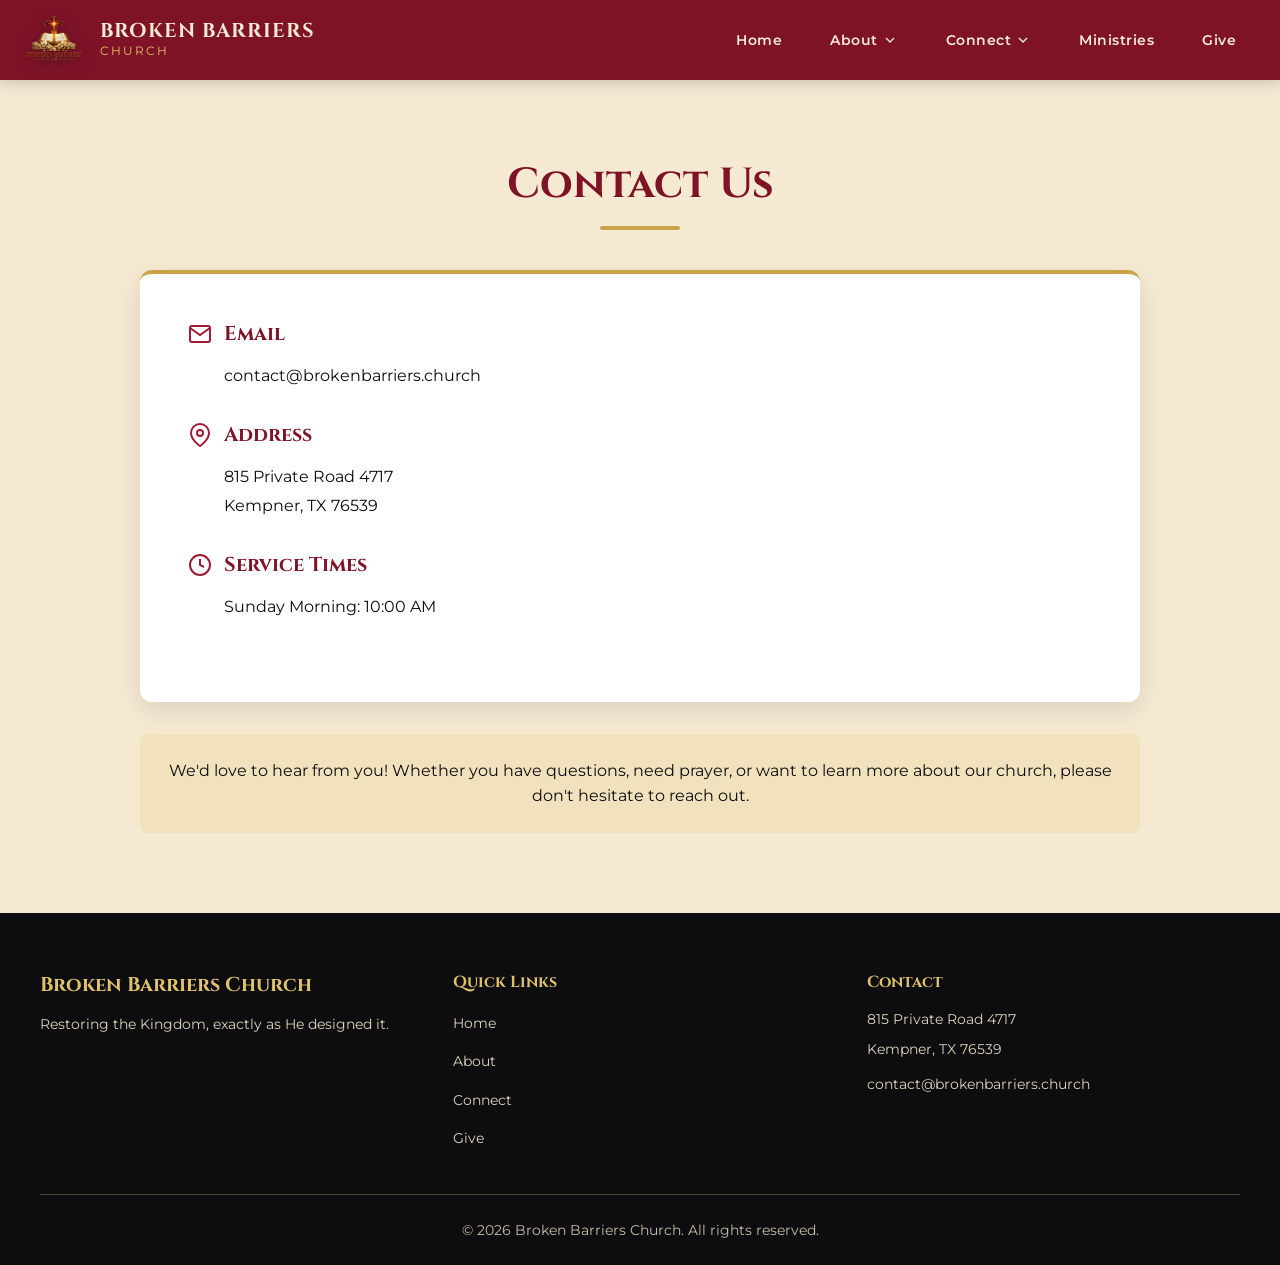
<file: contact.html>
<!DOCTYPE html>
<html lang="en">
<head>
    <meta charset="UTF-8">
    <meta name="viewport" content="width=device-width, initial-scale=1.0">
    <title>Contact - Broken Barriers Church</title>
    <meta name="description" content="Contact Broken Barriers Church. We'd love to hear from you.">
    <link rel="stylesheet" href="styles.css">
    
    <svg style="display: none;">
        <symbol id="menu-icon" viewBox="0 0 24 24" fill="none" stroke="currentColor" stroke-width="2">
            <line x1="3" y1="12" x2="21" y2="12"></line>
            <line x1="3" y1="6" x2="21" y2="6"></line>
            <line x1="3" y1="18" x2="21" y2="18"></line>
        </symbol>
        <symbol id="x-icon" viewBox="0 0 24 24" fill="none" stroke="currentColor" stroke-width="2">
            <line x1="18" y1="6" x2="6" y2="18"></line>
            <line x1="6" y1="6" x2="18" y2="18"></line>
        </symbol>
        <symbol id="chevron-down" viewBox="0 0 24 24" fill="none" stroke="currentColor" stroke-width="2">
            <polyline points="6 9 12 15 18 9"></polyline>
        </symbol>
        <symbol id="mail-icon" viewBox="0 0 24 24" fill="none" stroke="currentColor" stroke-width="2">
            <path d="M4 4h16c1.1 0 2 .9 2 2v12c0 1.1-.9 2-2 2H4c-1.1 0-2-.9-2-2V6c0-1.1.9-2 2-2z"></path>
            <polyline points="22,6 12,13 2,6"></polyline>
        </symbol>
        <symbol id="map-pin-icon" viewBox="0 0 24 24" fill="none" stroke="currentColor" stroke-width="2">
            <path d="M21 10c0 7-9 13-9 13s-9-6-9-13a9 9 0 0 1 18 0z"></path>
            <circle cx="12" cy="10" r="3"></circle>
        </symbol>
        <symbol id="clock-icon" viewBox="0 0 24 24" fill="none" stroke="currentColor" stroke-width="2">
            <circle cx="12" cy="12" r="10"></circle>
            <polyline points="12 6 12 12 16 14"></polyline>
        </symbol>
    </svg>
</head>
<body>
    <header>
        <nav>
            <div class="logo-section">
                <div class="logo-icon"><img src="logo.png" alt="Broken Barriers Church Logo"></div>
                <div class="logo-text">
                    <h1>BROKEN BARRIERS</h1>
                    <p>CHURCH</p>
                </div>
            </div>

            <div class="desktop-nav">
                <div class="nav-item">
                    <a href="index.html" class="nav-button">Home</a>
                </div>
                <div class="nav-item">
                    <button class="nav-button">
                        About
                        <svg width="16" height="16"><use href="#chevron-down"></use></svg>
                    </button>
                    <div class="dropdown-menu">
                        <a href="what-we-believe.html" class="dropdown-item">What We Believe</a>
                        <a href="leadership.html" class="dropdown-item">Leadership</a>
                        <a href="about.html" class="dropdown-item">Our Story</a>
                    </div>
                </div>
                <div class="nav-item">
                    <button class="nav-button">
                        Connect
                        <svg width="16" height="16"><use href="#chevron-down"></use></svg>
                    </button>
                    <div class="dropdown-menu">
                        <a href="visit-us.html" class="dropdown-item">Visit Us</a>
                        <a href="new-here.html" class="dropdown-item">New Here</a>
                        <a href="events.html" class="dropdown-item">Events</a>
                        <a href="sermons.html" class="dropdown-item">Sermons</a>
                        <a href="prayer-connect.html" class="dropdown-item">Prayer</a>
                        <a href="contact.html" class="dropdown-item">Contact</a>
                    </div>
                </div>
                <div class="nav-item">
                    <a href="ministries.html" class="nav-button">Ministries</a>
                </div>
                <div class="nav-item">
                    <a href="give.html" class="nav-button">Give</a>
                </div>
            </div>

            <button class="mobile-menu-button" id="mobile-menu-button" aria-label="Toggle menu">
                <svg width="28" height="28"><use href="#menu-icon"></use></svg>
            </button>
        </nav>

        <div class="mobile-nav" id="mobile-nav">
            <a href="index.html" class="mobile-nav-item">Home</a>
            <button class="mobile-nav-item" data-dropdown="mobile-about-dropdown">
                About
                <svg width="18" height="18" class="chevron"><use href="#chevron-down"></use></svg>
            </button>
            <div class="mobile-dropdown" id="mobile-about-dropdown">
                <a href="what-we-believe.html" class="mobile-dropdown-item">What We Believe</a>
                <a href="leadership.html" class="mobile-dropdown-item">Leadership</a>
                <a href="about.html" class="mobile-dropdown-item">Our Story</a>
            </div>
            <button class="mobile-nav-item" data-dropdown="mobile-connect-dropdown">
                Connect
                <svg width="18" height="18" class="chevron"><use href="#chevron-down"></use></svg>
            </button>
            <div class="mobile-dropdown" id="mobile-connect-dropdown">
                <a href="visit-us.html" class="mobile-dropdown-item">Visit Us</a>
                <a href="new-here.html" class="mobile-dropdown-item">New Here</a>
                <a href="events.html" class="mobile-dropdown-item">Events</a>
                <a href="sermons.html" class="mobile-dropdown-item">Sermons</a>
                <a href="prayer-connect.html" class="mobile-dropdown-item">Prayer</a>
                <a href="contact.html" class="mobile-dropdown-item">Contact</a>
            </div>
            <a href="ministries.html" class="mobile-nav-item">Ministries</a>
            <a href="give.html" class="mobile-nav-item">Give</a>
        </div>
    </header>

    <main>
        <section class="section-light">
            <div class="container-medium">
                <h1 class="section-title">Contact Us</h1>
                
                <div class="card">
                    <div class="contact-section">
                        <div class="contact-header">
                            <svg width="24" height="24" style="color: var(--crimson-red)"><use href="#mail-icon"></use></svg>
                            <h3>Email</h3>
                        </div>
                        <div class="contact-content">
                            <p>contact@brokenbarriers.church</p>
                        </div>
                    </div>

                    <div class="contact-section">
                        <div class="contact-header">
                            <svg width="24" height="24" style="color: var(--crimson-red)"><use href="#map-pin-icon"></use></svg>
                            <h3>Address</h3>
                        </div>
                        <div class="contact-content">
                            <p>815 Private Road 4717<br>Kempner, TX 76539</p>
                        </div>
                    </div>

                    <div class="contact-section">
                        <div class="contact-header">
                            <svg width="24" height="24" style="color: var(--crimson-red)"><use href="#clock-icon"></use></svg>
                            <h3>Service Times</h3>
                        </div>
                        <div class="contact-content">
                            <p>Sunday Morning: 10:00 AM</p>
                        </div>
                    </div>
                </div>

                <div class="mt-32" style="padding: 24px; background-color: rgba(224, 194, 107, 0.2); border-radius: 8px; text-align: center;">
                    <p style="font-size: 16px; line-height: 1.6;">
                        We'd love to hear from you! Whether you have questions, need prayer, or want to learn more about our church, please don't hesitate to reach out.
                    </p>
                </div>
            </div>
        </section>
    </main>

    <footer>
        <div class="footer-container">
            <div class="footer-grid">
                <div class="footer-section">
                    <h3>Broken Barriers Church</h3>
                    <p>Restoring the Kingdom, exactly as He designed it.</p>
                </div>
                
                <div class="footer-section">
                    <h4>Quick Links</h4>
                    <div class="footer-links">
                        <a href="index.html" class="footer-link">Home</a>
                        <a href="about.html" class="footer-link">About</a>
                        <a href="contact.html" class="footer-link">Connect</a>
                        <a href="give.html" class="footer-link">Give</a>
                    </div>
                </div>

                <div class="footer-section">
                    <h4>Contact</h4>
                    <p>815 Private Road 4717</p>
                    <p>Kempner, TX 76539</p>
                    <p style="margin-top: 12px;">contact@brokenbarriers.church</p>
                </div>
            </div>

            <div class="footer-bottom">
                <p>&copy; 2026 Broken Barriers Church. All rights reserved.</p>
            </div>
        </div>
    </footer>

    <script src="shared.js"></script>
</body>
</html>
</file>
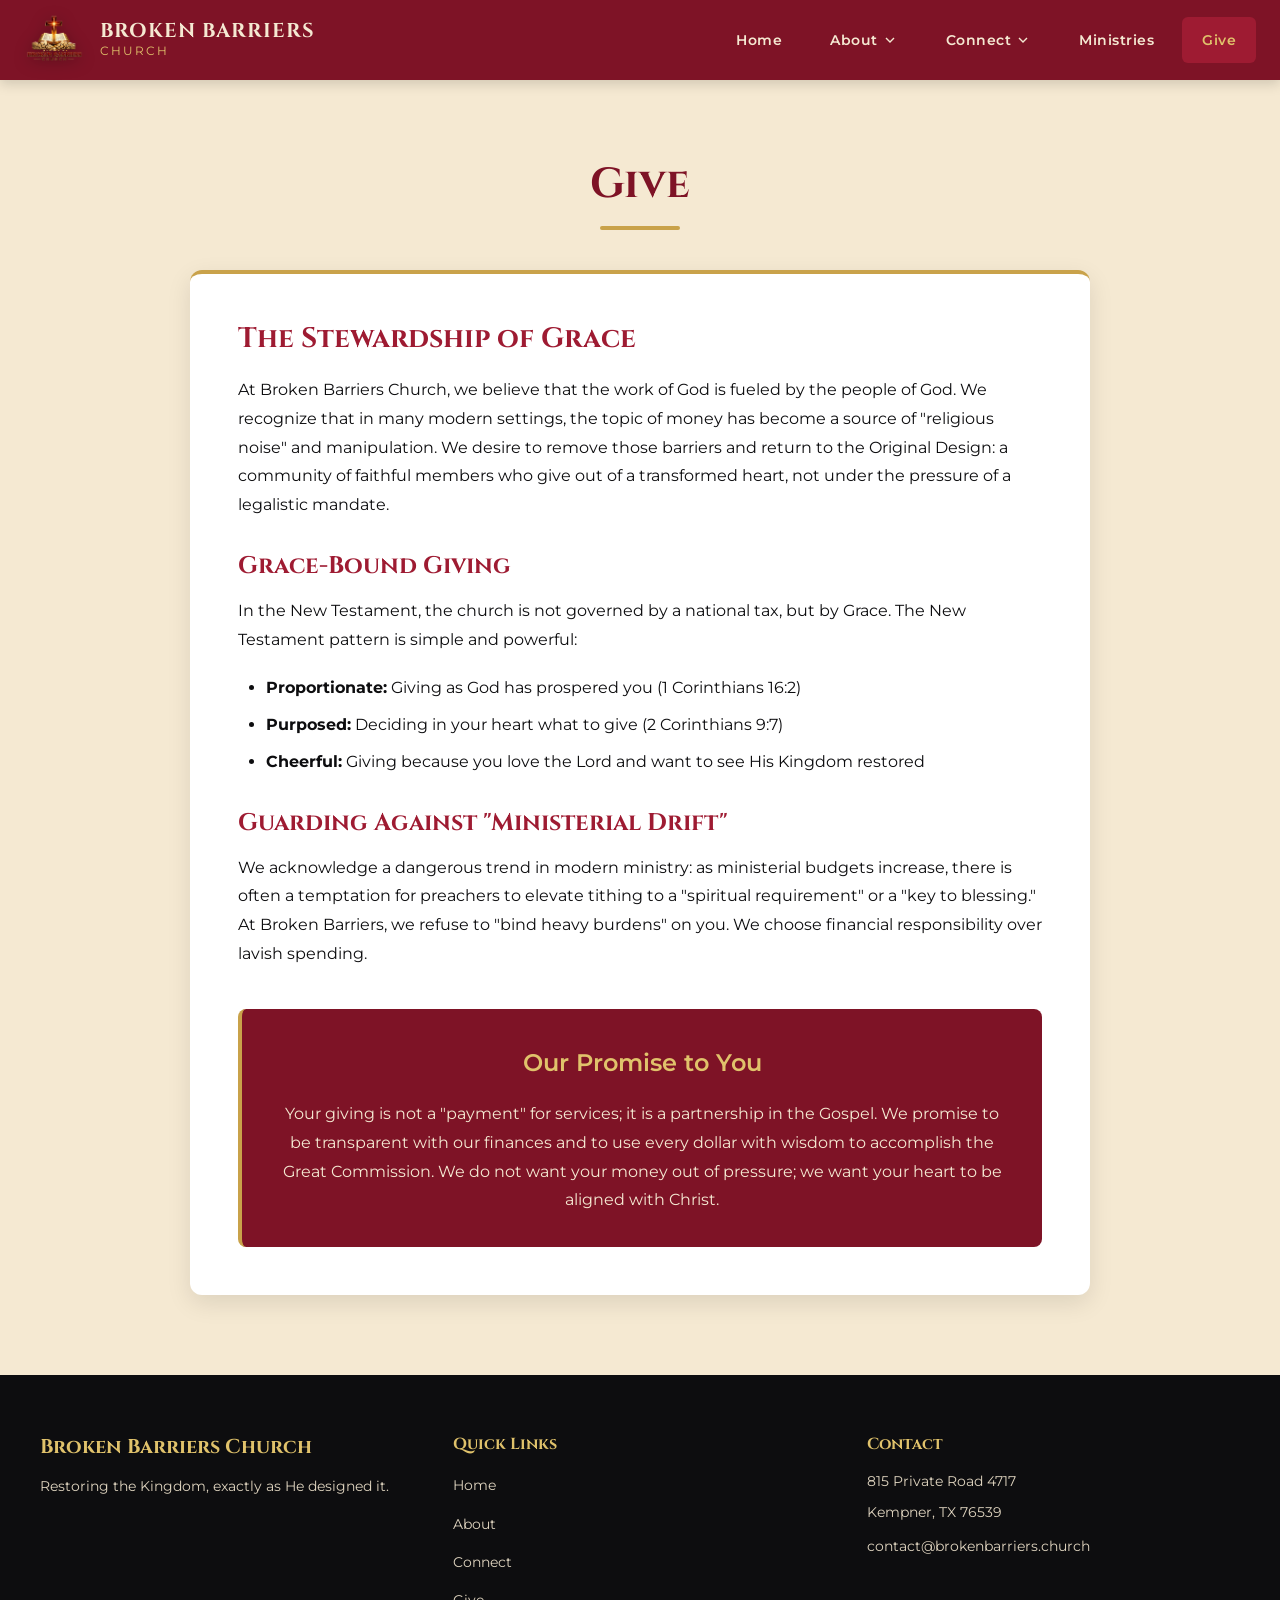
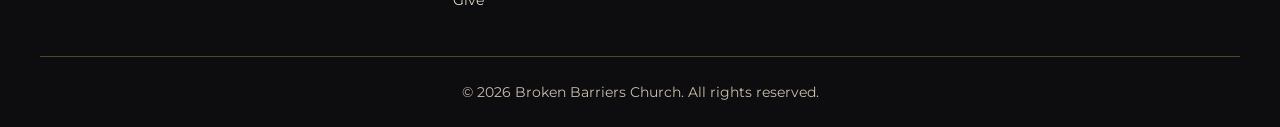
<file: give.html>
<!DOCTYPE html>
<html lang="en">
<head>
    <meta charset="UTF-8">
    <meta name="viewport" content="width=device-width, initial-scale=1.0">
    <title>Give - Broken Barriers Church</title>
    <meta name="description" content="Partner with Broken Barriers Church through grace-bound giving.">
    <link rel="stylesheet" href="styles.css">
    
    <svg style="display: none;">
        <symbol id="menu-icon" viewBox="0 0 24 24" fill="none" stroke="currentColor" stroke-width="2">
            <line x1="3" y1="12" x2="21" y2="12"></line>
            <line x1="3" y1="6" x2="21" y2="6"></line>
            <line x1="3" y1="18" x2="21" y2="18"></line>
        </symbol>
        <symbol id="x-icon" viewBox="0 0 24 24" fill="none" stroke="currentColor" stroke-width="2">
            <line x1="18" y1="6" x2="6" y2="18"></line>
            <line x1="6" y1="6" x2="18" y2="18"></line>
        </symbol>
        <symbol id="chevron-down" viewBox="0 0 24 24" fill="none" stroke="currentColor" stroke-width="2">
            <polyline points="6 9 12 15 18 9"></polyline>
        </symbol>
    </svg>
</head>
<body>
    <header>
        <nav>
            <div class="logo-section">
                <div class="logo-icon"><img src="logo.png" alt="Broken Barriers Church Logo"></div>
                <div class="logo-text">
                    <h1>BROKEN BARRIERS</h1>
                    <p>CHURCH</p>
                </div>
            </div>

            <div class="desktop-nav">
                <div class="nav-item">
                    <a href="index.html" class="nav-button">Home</a>
                </div>
                <div class="nav-item">
                    <button class="nav-button">
                        About
                        <svg width="16" height="16"><use href="#chevron-down"></use></svg>
                    </button>
                    <div class="dropdown-menu">
                        <a href="what-we-believe.html" class="dropdown-item">What We Believe</a>
                        <a href="leadership.html" class="dropdown-item">Leadership</a>
                        <a href="about.html" class="dropdown-item">Our Story</a>
                    </div>
                </div>
                <div class="nav-item">
                    <button class="nav-button">
                        Connect
                        <svg width="16" height="16"><use href="#chevron-down"></use></svg>
                    </button>
                    <div class="dropdown-menu">
                        <a href="visit-us.html" class="dropdown-item">Visit Us</a>
                        <a href="new-here.html" class="dropdown-item">New Here</a>
                        <a href="events.html" class="dropdown-item">Events</a>
                        <a href="sermons.html" class="dropdown-item">Sermons</a>
                        <a href="prayer-connect.html" class="dropdown-item">Prayer</a>
                        <a href="contact.html" class="dropdown-item">Contact</a>
                    </div>
                </div>
                <div class="nav-item">
                    <a href="ministries.html" class="nav-button">Ministries</a>
                </div>
                <div class="nav-item">
                    <a href="give.html" class="nav-button">Give</a>
                </div>
            </div>

            <button class="mobile-menu-button" id="mobile-menu-button" aria-label="Toggle menu">
                <svg width="28" height="28"><use href="#menu-icon"></use></svg>
            </button>
        </nav>

        <div class="mobile-nav" id="mobile-nav">
            <a href="index.html" class="mobile-nav-item">Home</a>
            <button class="mobile-nav-item" data-dropdown="mobile-about-dropdown">
                About
                <svg width="18" height="18" class="chevron"><use href="#chevron-down"></use></svg>
            </button>
            <div class="mobile-dropdown" id="mobile-about-dropdown">
                <a href="what-we-believe.html" class="mobile-dropdown-item">What We Believe</a>
                <a href="leadership.html" class="mobile-dropdown-item">Leadership</a>
                <a href="about.html" class="mobile-dropdown-item">Our Story</a>
            </div>
            <button class="mobile-nav-item" data-dropdown="mobile-connect-dropdown">
                Connect
                <svg width="18" height="18" class="chevron"><use href="#chevron-down"></use></svg>
            </button>
            <div class="mobile-dropdown" id="mobile-connect-dropdown">
                <a href="visit-us.html" class="mobile-dropdown-item">Visit Us</a>
                <a href="new-here.html" class="mobile-dropdown-item">New Here</a>
                <a href="events.html" class="mobile-dropdown-item">Events</a>
                <a href="sermons.html" class="mobile-dropdown-item">Sermons</a>
                <a href="prayer-connect.html" class="mobile-dropdown-item">Prayer</a>
                <a href="contact.html" class="mobile-dropdown-item">Contact</a>
            </div>
            <a href="ministries.html" class="mobile-nav-item">Ministries</a>
            <a href="give.html" class="mobile-nav-item">Give</a>
        </div>
    </header>

    <main>
        <section class="section-light">
            <div class="container-narrow">
                <h1 class="section-title">Give</h1>
                
                <div class="card">
                    <h2>The Stewardship of Grace</h2>
                    <p>At Broken Barriers Church, we believe that the work of God is fueled by the people of God. We recognize that in many modern settings, the topic of money has become a source of "religious noise" and manipulation. We desire to remove those barriers and return to the Original Design: a community of faithful members who give out of a transformed heart, not under the pressure of a legalistic mandate.</p>

                    <h3>Grace-Bound Giving</h3>
                    <p class="mb-16">In the New Testament, the church is not governed by a national tax, but by Grace. The New Testament pattern is simple and powerful:</p>
                    <ul>
                        <li><strong>Proportionate:</strong> Giving as God has prospered you (1 Corinthians 16:2)</li>
                        <li><strong>Purposed:</strong> Deciding in your heart what to give (2 Corinthians 9:7)</li>
                        <li><strong>Cheerful:</strong> Giving because you love the Lord and want to see His Kingdom restored</li>
                    </ul>

                    <h3>Guarding Against "Ministerial Drift"</h3>
                    <p>We acknowledge a dangerous trend in modern ministry: as ministerial budgets increase, there is often a temptation for preachers to elevate tithing to a "spiritual requirement" or a "key to blessing." At Broken Barriers, we refuse to "bind heavy burdens" on you. We choose financial responsibility over lavish spending.</p>

                    <div class="highlight-box" style="background-color: var(--deep-crimson); color: var(--parchment-cream); padding: 32px; text-align: center;">
                        <p style="font-size: 24px; color: var(--warm-gold); margin-bottom: 16px;">Our Promise to You</p>
                        <p>Your giving is not a "payment" for services; it is a partnership in the Gospel. We promise to be transparent with our finances and to use every dollar with wisdom to accomplish the Great Commission. We do not want your money out of pressure; we want your heart to be aligned with Christ.</p>
                    </div>
                </div>
            </div>
        </section>
    </main>

    <footer>
        <div class="footer-container">
            <div class="footer-grid">
                <div class="footer-section">
                    <h3>Broken Barriers Church</h3>
                    <p>Restoring the Kingdom, exactly as He designed it.</p>
                </div>
                
                <div class="footer-section">
                    <h4>Quick Links</h4>
                    <div class="footer-links">
                        <a href="index.html" class="footer-link">Home</a>
                        <a href="about.html" class="footer-link">About</a>
                        <a href="contact.html" class="footer-link">Connect</a>
                        <a href="give.html" class="footer-link">Give</a>
                    </div>
                </div>

                <div class="footer-section">
                    <h4>Contact</h4>
                    <p>815 Private Road 4717</p>
                    <p>Kempner, TX 76539</p>
                    <p style="margin-top: 12px;">contact@brokenbarriers.church</p>
                </div>
            </div>

            <div class="footer-bottom">
                <p>&copy; 2026 Broken Barriers Church. All rights reserved.</p>
            </div>
        </div>
    </footer>

    <script src="shared.js"></script>
</body>
</html>
</file>
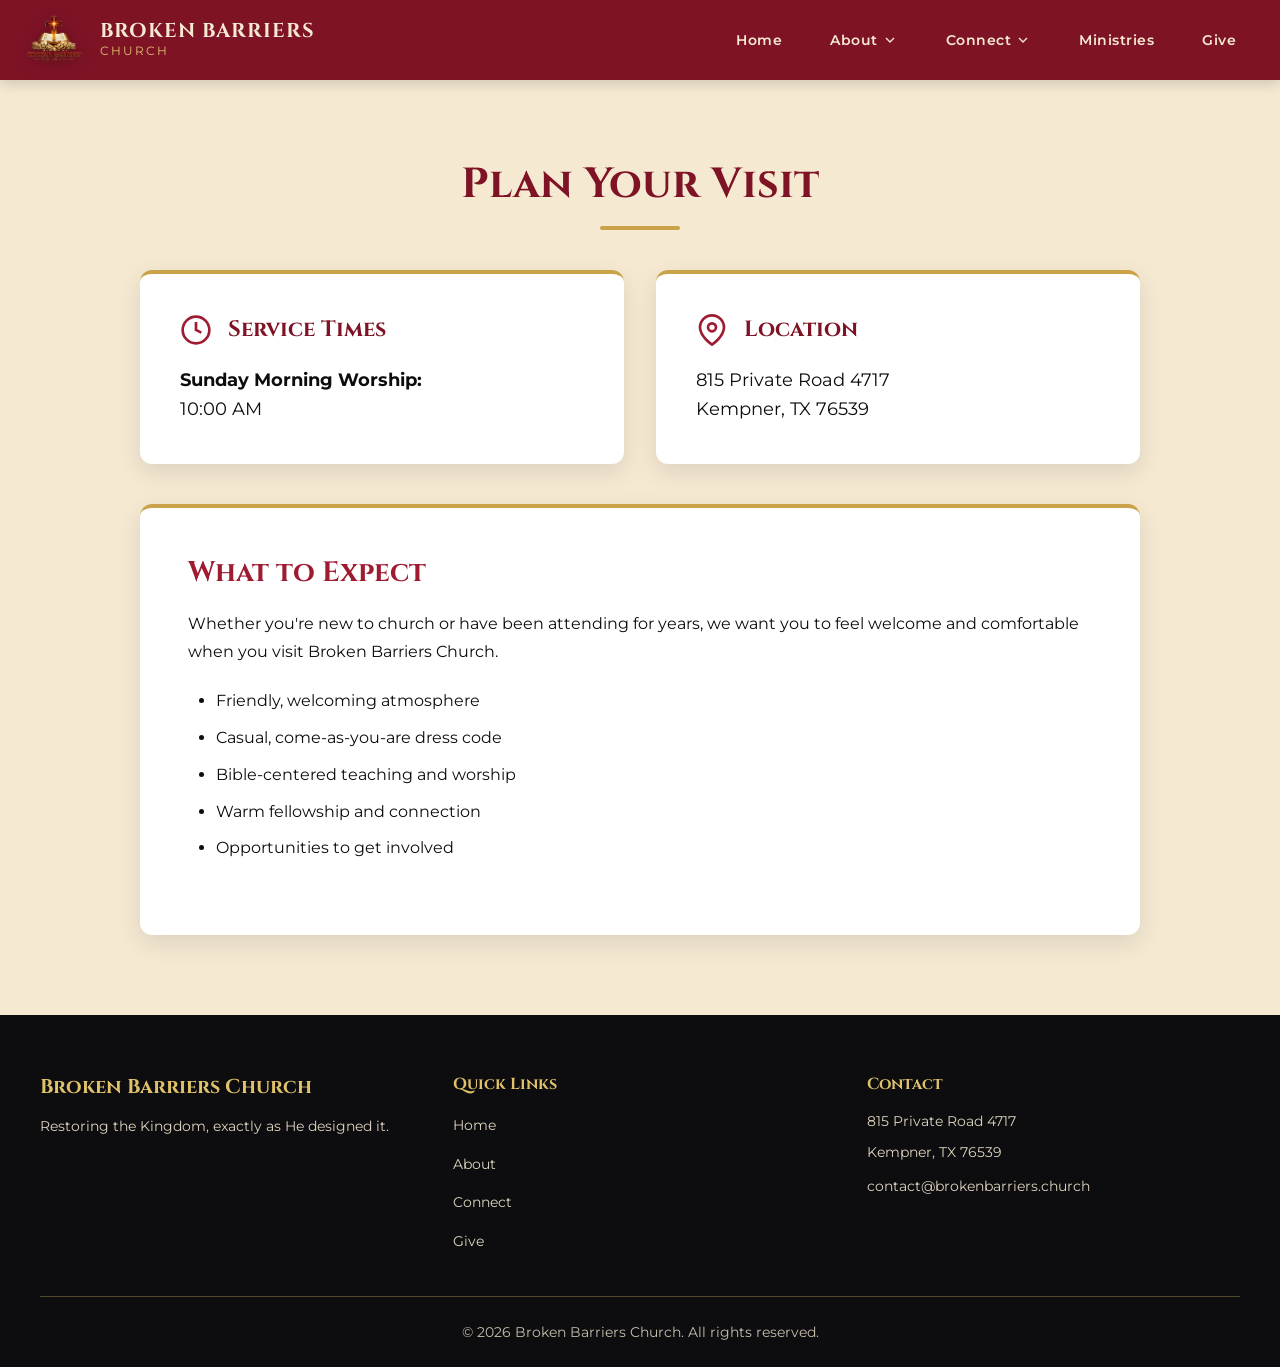
<file: visit-us.html>
<!DOCTYPE html>
<html lang="en">
<head>
    <meta charset="UTF-8">
    <meta name="viewport" content="width=device-width, initial-scale=1.0">
    <title>Visit Us - Broken Barriers Church</title>
    <meta name="description" content="Plan your visit to Broken Barriers Church. Service times, location, and what to expect.">
    <link rel="stylesheet" href="styles.css">
    
    <svg style="display: none;">
        <symbol id="menu-icon" viewBox="0 0 24 24" fill="none" stroke="currentColor" stroke-width="2">
            <line x1="3" y1="12" x2="21" y2="12"></line>
            <line x1="3" y1="6" x2="21" y2="6"></line>
            <line x1="3" y1="18" x2="21" y2="18"></line>
        </symbol>
        <symbol id="x-icon" viewBox="0 0 24 24" fill="none" stroke="currentColor" stroke-width="2">
            <line x1="18" y1="6" x2="6" y2="18"></line>
            <line x1="6" y1="6" x2="18" y2="18"></line>
        </symbol>
        <symbol id="chevron-down" viewBox="0 0 24 24" fill="none" stroke="currentColor" stroke-width="2">
            <polyline points="6 9 12 15 18 9"></polyline>
        </symbol>
        <symbol id="clock-icon" viewBox="0 0 24 24" fill="none" stroke="currentColor" stroke-width="2">
            <circle cx="12" cy="12" r="10"></circle>
            <polyline points="12 6 12 12 16 14"></polyline>
        </symbol>
        <symbol id="map-pin-icon" viewBox="0 0 24 24" fill="none" stroke="currentColor" stroke-width="2">
            <path d="M21 10c0 7-9 13-9 13s-9-6-9-13a9 9 0 0 1 18 0z"></path>
            <circle cx="12" cy="10" r="3"></circle>
        </symbol>
    </svg>
</head>
<body>
    <header>
        <nav>
            <div class="logo-section">
                <div class="logo-icon"><img src="logo.png" alt="Broken Barriers Church Logo"></div>
                <div class="logo-text">
                    <h1>BROKEN BARRIERS</h1>
                    <p>CHURCH</p>
                </div>
            </div>

            <div class="desktop-nav">
                <div class="nav-item">
                    <a href="index.html" class="nav-button">Home</a>
                </div>
                <div class="nav-item">
                    <button class="nav-button">
                        About
                        <svg width="16" height="16"><use href="#chevron-down"></use></svg>
                    </button>
                    <div class="dropdown-menu">
                        <a href="what-we-believe.html" class="dropdown-item">What We Believe</a>
                        <a href="leadership.html" class="dropdown-item">Leadership</a>
                        <a href="about.html" class="dropdown-item">Our Story</a>
                    </div>
                </div>
                <div class="nav-item">
                    <button class="nav-button">
                        Connect
                        <svg width="16" height="16"><use href="#chevron-down"></use></svg>
                    </button>
                    <div class="dropdown-menu">
                        <a href="visit-us.html" class="dropdown-item">Visit Us</a>
                        <a href="new-here.html" class="dropdown-item">New Here</a>
                        <a href="events.html" class="dropdown-item">Events</a>
                        <a href="sermons.html" class="dropdown-item">Sermons</a>
                        <a href="prayer-connect.html" class="dropdown-item">Prayer</a>
                        <a href="contact.html" class="dropdown-item">Contact</a>
                    </div>
                </div>
                <div class="nav-item">
                    <a href="ministries.html" class="nav-button">Ministries</a>
                </div>
                <div class="nav-item">
                    <a href="give.html" class="nav-button">Give</a>
                </div>
            </div>

            <button class="mobile-menu-button" id="mobile-menu-button" aria-label="Toggle menu">
                <svg width="28" height="28"><use href="#menu-icon"></use></svg>
            </button>
        </nav>

        <div class="mobile-nav" id="mobile-nav">
            <a href="index.html" class="mobile-nav-item">Home</a>
            <button class="mobile-nav-item" data-dropdown="mobile-about-dropdown">
                About
                <svg width="18" height="18" class="chevron"><use href="#chevron-down"></use></svg>
            </button>
            <div class="mobile-dropdown" id="mobile-about-dropdown">
                <a href="what-we-believe.html" class="mobile-dropdown-item">What We Believe</a>
                <a href="leadership.html" class="mobile-dropdown-item">Leadership</a>
                <a href="about.html" class="mobile-dropdown-item">Our Story</a>
            </div>
            <button class="mobile-nav-item" data-dropdown="mobile-connect-dropdown">
                Connect
                <svg width="18" height="18" class="chevron"><use href="#chevron-down"></use></svg>
            </button>
            <div class="mobile-dropdown" id="mobile-connect-dropdown">
                <a href="visit-us.html" class="mobile-dropdown-item">Visit Us</a>
                <a href="new-here.html" class="mobile-dropdown-item">New Here</a>
                <a href="events.html" class="mobile-dropdown-item">Events</a>
                <a href="sermons.html" class="mobile-dropdown-item">Sermons</a>
                <a href="prayer-connect.html" class="mobile-dropdown-item">Prayer</a>
                <a href="contact.html" class="mobile-dropdown-item">Contact</a>
            </div>
            <a href="ministries.html" class="mobile-nav-item">Ministries</a>
            <a href="give.html" class="mobile-nav-item">Give</a>
        </div>
    </header>

    <main>
        <section class="section-light">
            <div class="container-medium">
                <h1 class="section-title">Plan Your Visit</h1>
                
                <div class="grid-2">
                    <div class="info-card">
                        <div class="info-card-header">
                            <svg width="32" height="32" class="info-card-icon"><use href="#clock-icon"></use></svg>
                            <h3>Service Times</h3>
                        </div>
                        <div class="info-card-content">
                            <p><strong>Sunday Morning Worship:</strong><br>10:00 AM</p>
                        </div>
                    </div>

                    <div class="info-card">
                        <div class="info-card-header">
                            <svg width="32" height="32" class="info-card-icon"><use href="#map-pin-icon"></use></svg>
                            <h3>Location</h3>
                        </div>
                        <div class="info-card-content">
                            <p>815 Private Road 4717<br>Kempner, TX 76539</p>
                        </div>
                    </div>
                </div>

                <div class="card mt-40">
                    <h2>What to Expect</h2>
                    <p class="mb-16">Whether you're new to church or have been attending for years, we want you to feel welcome and comfortable when you visit Broken Barriers Church.</p>
                    <ul>
                        <li>Friendly, welcoming atmosphere</li>
                        <li>Casual, come-as-you-are dress code</li>
                        <li>Bible-centered teaching and worship</li>
                        <li>Warm fellowship and connection</li>
                        <li>Opportunities to get involved</li>
                    </ul>
                </div>
            </div>
        </section>
    </main>

    <footer>
        <div class="footer-container">
            <div class="footer-grid">
                <div class="footer-section">
                    <h3>Broken Barriers Church</h3>
                    <p>Restoring the Kingdom, exactly as He designed it.</p>
                </div>
                
                <div class="footer-section">
                    <h4>Quick Links</h4>
                    <div class="footer-links">
                        <a href="index.html" class="footer-link">Home</a>
                        <a href="about.html" class="footer-link">About</a>
                        <a href="contact.html" class="footer-link">Connect</a>
                        <a href="give.html" class="footer-link">Give</a>
                    </div>
                </div>

                <div class="footer-section">
                    <h4>Contact</h4>
                    <p>815 Private Road 4717</p>
                    <p>Kempner, TX 76539</p>
                    <p style="margin-top: 12px;">contact@brokenbarriers.church</p>
                </div>
            </div>

            <div class="footer-bottom">
                <p>&copy; 2026 Broken Barriers Church. All rights reserved.</p>
            </div>
        </div>
    </footer>

    <script src="shared.js"></script>
</body>
</html>
</file>
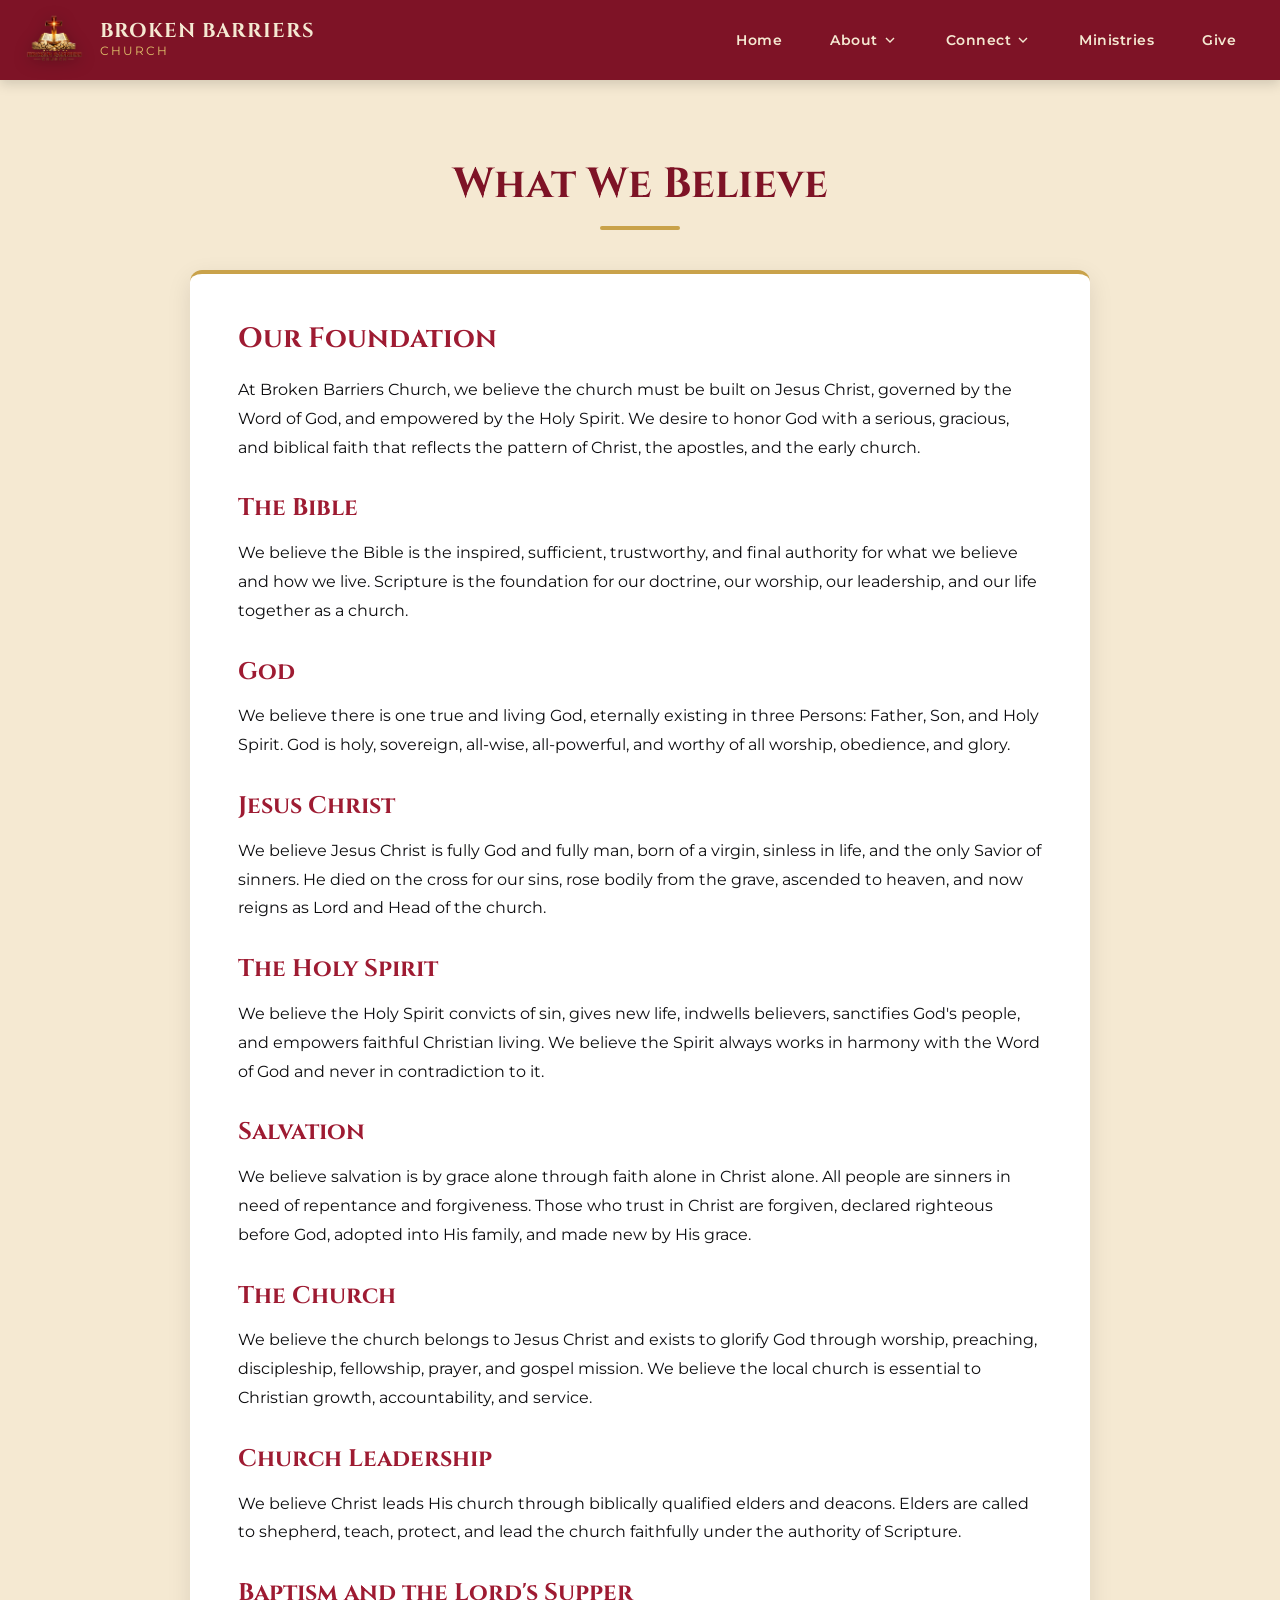
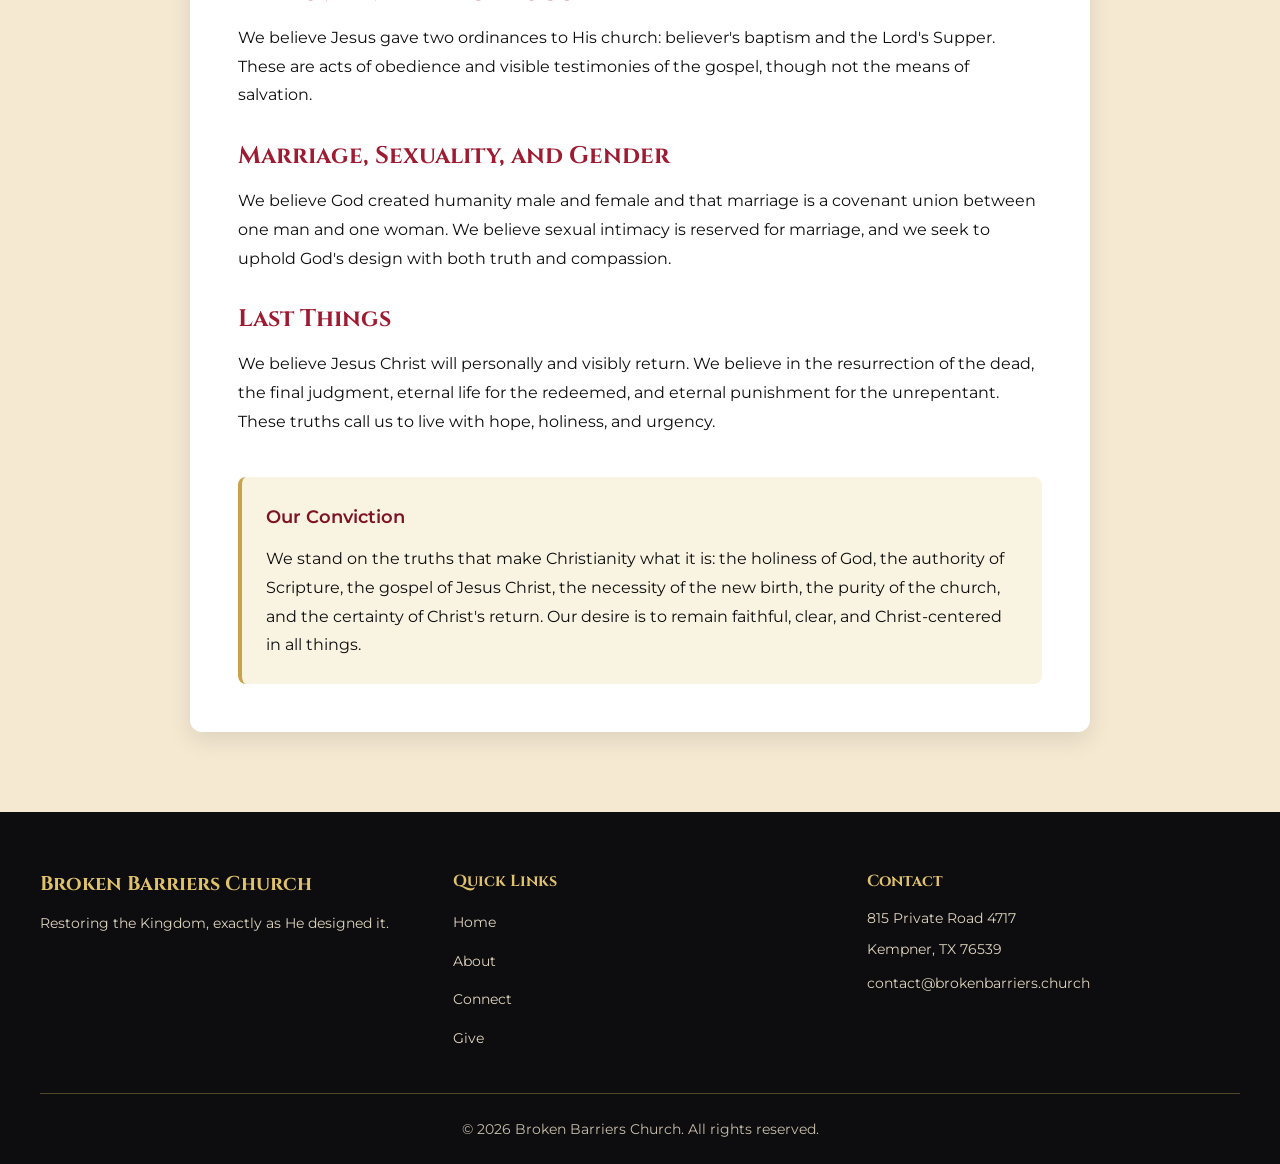
<file: what-we-believe.html>
<!DOCTYPE html>
<html lang="en">
<head>
    <meta charset="UTF-8">
    <meta name="viewport" content="width=device-width, initial-scale=1.0">
    <title>What We Believe - Broken Barriers Church</title>
    <meta name="description" content="Learn about the core beliefs and doctrinal foundations of Broken Barriers Church.">
    <link rel="stylesheet" href="styles.css">
    
    <!-- SVG Icons -->
    <svg style="display: none;">
        <symbol id="menu-icon" viewBox="0 0 24 24" fill="none" stroke="currentColor" stroke-width="2">
            <line x1="3" y1="12" x2="21" y2="12"></line>
            <line x1="3" y1="6" x2="21" y2="6"></line>
            <line x1="3" y1="18" x2="21" y2="18"></line>
        </symbol>
        <symbol id="x-icon" viewBox="0 0 24 24" fill="none" stroke="currentColor" stroke-width="2">
            <line x1="18" y1="6" x2="6" y2="18"></line>
            <line x1="6" y1="6" x2="18" y2="18"></line>
        </symbol>
        <symbol id="chevron-down" viewBox="0 0 24 24" fill="none" stroke="currentColor" stroke-width="2">
            <polyline points="6 9 12 15 18 9"></polyline>
        </symbol>
    </svg>
</head>
<body>
    <!-- Header (same navigation as index.html) -->
    <header>
        <nav>
            <div class="logo-section">
                <div class="logo-icon"><img src="logo.png" alt="Broken Barriers Church Logo"></div>
                <div class="logo-text">
                    <h1>BROKEN BARRIERS</h1>
                    <p>CHURCH</p>
                </div>
            </div>

            <div class="desktop-nav">
                <div class="nav-item">
                    <a href="index.html" class="nav-button">Home</a>
                </div>
                <div class="nav-item">
                    <button class="nav-button">
                        About
                        <svg width="16" height="16"><use href="#chevron-down"></use></svg>
                    </button>
                    <div class="dropdown-menu">
                        <a href="what-we-believe.html" class="dropdown-item">What We Believe</a>
                        <a href="leadership.html" class="dropdown-item">Leadership</a>
                        <a href="about.html" class="dropdown-item">Our Story</a>
                    </div>
                </div>
                <div class="nav-item">
                    <button class="nav-button">
                        Connect
                        <svg width="16" height="16"><use href="#chevron-down"></use></svg>
                    </button>
                    <div class="dropdown-menu">
                        <a href="visit-us.html" class="dropdown-item">Visit Us</a>
                        <a href="new-here.html" class="dropdown-item">New Here</a>
                        <a href="events.html" class="dropdown-item">Events</a>
                        <a href="sermons.html" class="dropdown-item">Sermons</a>
                        <a href="prayer-connect.html" class="dropdown-item">Prayer</a>
                        <a href="contact.html" class="dropdown-item">Contact</a>
                    </div>
                </div>
                <div class="nav-item">
                    <a href="ministries.html" class="nav-button">Ministries</a>
                </div>
                <div class="nav-item">
                    <a href="give.html" class="nav-button">Give</a>
                </div>
            </div>

            <button class="mobile-menu-button" id="mobile-menu-button" aria-label="Toggle menu">
                <svg width="28" height="28"><use href="#menu-icon"></use></svg>
            </button>
        </nav>

        <div class="mobile-nav" id="mobile-nav">
            <a href="index.html" class="mobile-nav-item">Home</a>
            <button class="mobile-nav-item" data-dropdown="mobile-about-dropdown">
                About
                <svg width="18" height="18" class="chevron"><use href="#chevron-down"></use></svg>
            </button>
            <div class="mobile-dropdown" id="mobile-about-dropdown">
                <a href="what-we-believe.html" class="mobile-dropdown-item">What We Believe</a>
                <a href="leadership.html" class="mobile-dropdown-item">Leadership</a>
                <a href="about.html" class="mobile-dropdown-item">Our Story</a>
            </div>
            <button class="mobile-nav-item" data-dropdown="mobile-connect-dropdown">
                Connect
                <svg width="18" height="18" class="chevron"><use href="#chevron-down"></use></svg>
            </button>
            <div class="mobile-dropdown" id="mobile-connect-dropdown">
                <a href="visit-us.html" class="mobile-dropdown-item">Visit Us</a>
                <a href="new-here.html" class="mobile-dropdown-item">New Here</a>
                <a href="events.html" class="mobile-dropdown-item">Events</a>
                <a href="sermons.html" class="mobile-dropdown-item">Sermons</a>
                <a href="prayer-connect.html" class="mobile-dropdown-item">Prayer</a>
                <a href="contact.html" class="mobile-dropdown-item">Contact</a>
            </div>
            <a href="ministries.html" class="mobile-nav-item">Ministries</a>
            <a href="give.html" class="mobile-nav-item">Give</a>
        </div>
    </header>

    <!-- Main Content -->
    <main>
        <section class="section-light">
            <div class="container-narrow">
                <h1 class="section-title">What We Believe</h1>
                <div class="card">
                    <h2>Our Foundation</h2>
                    <p>At Broken Barriers Church, we believe the church must be built on Jesus Christ, governed by the Word of God, and empowered by the Holy Spirit. We desire to honor God with a serious, gracious, and biblical faith that reflects the pattern of Christ, the apostles, and the early church.</p>

                    <h3>The Bible</h3>
                    <p>We believe the Bible is the inspired, sufficient, trustworthy, and final authority for what we believe and how we live. Scripture is the foundation for our doctrine, our worship, our leadership, and our life together as a church.</p>

                    <h3>God</h3>
                    <p>We believe there is one true and living God, eternally existing in three Persons: Father, Son, and Holy Spirit. God is holy, sovereign, all-wise, all-powerful, and worthy of all worship, obedience, and glory.</p>

                    <h3>Jesus Christ</h3>
                    <p>We believe Jesus Christ is fully God and fully man, born of a virgin, sinless in life, and the only Savior of sinners. He died on the cross for our sins, rose bodily from the grave, ascended to heaven, and now reigns as Lord and Head of the church.</p>

                    <h3>The Holy Spirit</h3>
                    <p>We believe the Holy Spirit convicts of sin, gives new life, indwells believers, sanctifies God's people, and empowers faithful Christian living. We believe the Spirit always works in harmony with the Word of God and never in contradiction to it.</p>

                    <h3>Salvation</h3>
                    <p>We believe salvation is by grace alone through faith alone in Christ alone. All people are sinners in need of repentance and forgiveness. Those who trust in Christ are forgiven, declared righteous before God, adopted into His family, and made new by His grace.</p>

                    <h3>The Church</h3>
                    <p>We believe the church belongs to Jesus Christ and exists to glorify God through worship, preaching, discipleship, fellowship, prayer, and gospel mission. We believe the local church is essential to Christian growth, accountability, and service.</p>

                    <h3>Church Leadership</h3>
                    <p>We believe Christ leads His church through biblically qualified elders and deacons. Elders are called to shepherd, teach, protect, and lead the church faithfully under the authority of Scripture.</p>

                    <h3>Baptism and the Lord's Supper</h3>
                    <p>We believe Jesus gave two ordinances to His church: believer's baptism and the Lord's Supper. These are acts of obedience and visible testimonies of the gospel, though not the means of salvation.</p>

                    <h3>Marriage, Sexuality, and Gender</h3>
                    <p>We believe God created humanity male and female and that marriage is a covenant union between one man and one woman. We believe sexual intimacy is reserved for marriage, and we seek to uphold God's design with both truth and compassion.</p>

                    <h3>Last Things</h3>
                    <p>We believe Jesus Christ will personally and visibly return. We believe in the resurrection of the dead, the final judgment, eternal life for the redeemed, and eternal punishment for the unrepentant. These truths call us to live with hope, holiness, and urgency.</p>

                    <div class="highlight-box">
                        <p>Our Conviction</p>
                        <p>We stand on the truths that make Christianity what it is: the holiness of God, the authority of Scripture, the gospel of Jesus Christ, the necessity of the new birth, the purity of the church, and the certainty of Christ's return. Our desire is to remain faithful, clear, and Christ-centered in all things.</p>
                    </div>
                </div>
            </div>
        </section>
    </main>

    <!-- Footer -->
    <footer>
        <div class="footer-container">
            <div class="footer-grid">
                <div class="footer-section">
                    <h3>Broken Barriers Church</h3>
                    <p>Restoring the Kingdom, exactly as He designed it.</p>
                </div>
                
                <div class="footer-section">
                    <h4>Quick Links</h4>
                    <div class="footer-links">
                        <a href="index.html" class="footer-link">Home</a>
                        <a href="about.html" class="footer-link">About</a>
                        <a href="contact.html" class="footer-link">Connect</a>
                        <a href="give.html" class="footer-link">Give</a>
                    </div>
                </div>

                <div class="footer-section">
                    <h4>Contact</h4>
                    <p>815 Private Road 4717</p>
                    <p>Kempner, TX 76539</p>
                    <p style="margin-top: 12px;">contact@brokenbarriers.church</p>
                </div>
            </div>

            <div class="footer-bottom">
                <p>&copy; 2026 Broken Barriers Church. All rights reserved.</p>
            </div>
        </div>
    </footer>

    <script src="shared.js"></script>
</body>
</html>
</file>
<file: styles.css>
/* Broken Barriers Church - Styles */

/* Import Google Fonts */
@import url('https://fonts.googleapis.com/css2?family=Cinzel:wght@400;700&family=Montserrat:wght@400;600;700&display=swap');

/* CSS Variables - Brand Colors */
:root {
  --crimson-red: #9E1B32;
  --deep-crimson: #7E1326;
  --rich-gold: #C9A24A;
  --warm-gold: #E0C26B;
  --parchment-cream: #F5E9D2;
  --obsidian-black: #0D0D0F;
}

/* Reset and Base Styles */
* {
  margin: 0;
  padding: 0;
  box-sizing: border-box;
}

html {
  scroll-behavior: smooth;
}

body {
  font-family: 'Montserrat', sans-serif;
  background-color: var(--parchment-cream);
  color: var(--obsidian-black);
  line-height: 1.6;
  overflow-x: hidden;
}

h1, h2, h3, h4, h5, h6 {
  font-family: 'Cinzel', serif;
  font-weight: 700;
  line-height: 1.2;
}

a {
  text-decoration: none;
  color: inherit;
}

button {
  font-family: 'Montserrat', sans-serif;
  cursor: pointer;
}

/* Scroll Animation Classes */
.fade-in {
  opacity: 0;
  transform: translateY(30px);
  transition: opacity 0.8s ease-out, transform 0.8s ease-out;
}

.fade-in.visible {
  opacity: 1;
  transform: translateY(0);
}

.slide-in-left {
  opacity: 0;
  transform: translateX(-50px);
  transition: opacity 0.8s ease-out, transform 0.8s ease-out;
}

.slide-in-left.visible {
  opacity: 1;
  transform: translateX(0);
}

.slide-in-right {
  opacity: 0;
  transform: translateX(50px);
  transition: opacity 0.8s ease-out, transform 0.8s ease-out;
}

.slide-in-right.visible {
  opacity: 1;
  transform: translateX(0);
}

.scale-in {
  opacity: 0;
  transform: scale(0.9);
  transition: opacity 0.6s ease-out, transform 0.6s ease-out;
}

.scale-in.visible {
  opacity: 1;
  transform: scale(1);
}

/* Image Hover Effects */
.image-hover {
  overflow: hidden;
  position: relative;
}

.image-hover img {
  transition: transform 0.5s ease, filter 0.5s ease;
}

.image-hover:hover img {
  transform: scale(1.08);
  filter: brightness(1.1);
}

.image-overlay {
  position: relative;
  overflow: hidden;
}

.image-overlay::after {
  content: '';
  position: absolute;
  top: 0;
  left: 0;
  right: 0;
  bottom: 0;
  background: linear-gradient(to bottom, rgba(0,0,0,0) 0%, rgba(0,0,0,0.4) 100%);
  opacity: 0;
  transition: opacity 0.4s ease;
}

.image-overlay:hover::after {
  opacity: 1;
}

/* Background Image Sections */
.section-bg {
  background-size: cover;
  background-position: center;
  background-attachment: fixed;
  position: relative;
}

.section-bg::before {
  content: '';
  position: absolute;
  top: 0;
  left: 0;
  right: 0;
  bottom: 0;
  background: rgba(13, 13, 15, 0.75);
}

.section-bg > * {
  position: relative;
  z-index: 1;
}

/* Header Styles */
header {
  position: sticky;
  top: 0;
  z-index: 1000;
  background-color: var(--deep-crimson);
  box-shadow: 0 4px 12px rgba(0, 0, 0, 0.15);
  transition: box-shadow 0.3s ease;
}

header.scrolled {
  box-shadow: 0 6px 20px rgba(0, 0, 0, 0.25);
}

nav {
  max-width: 1280px;
  margin: 0 auto;
  padding: 0 24px;
  display: flex;
  justify-content: space-between;
  align-items: center;
  height: 80px;
}

.logo-section {
  display: flex;
  align-items: center;
  gap: 16px;
  transition: transform 0.3s ease;
}

.logo-section:hover {
  transform: scale(1.02);
}

.logo-icon {
  width: 60px;
  height: 60px;
  display: flex;
  align-items: center;
  justify-content: center;
  transition: transform 0.3s ease;
}

.logo-icon:hover {
  transform: rotate(5deg) scale(1.05);
}

.logo-icon img {
  width: 100%;
  height: 100%;
  object-fit: contain;
  filter: drop-shadow(0 4px 8px rgba(0, 0, 0, 0.3));
}

.logo-text h1 {
  font-size: 20px;
  color: var(--parchment-cream);
  letter-spacing: 1px;
  margin-bottom: 0;
}

.logo-text p {
  font-size: 12px;
  color: var(--warm-gold);
  letter-spacing: 2px;
  margin-top: -2px;
}

/* Desktop Navigation */
.desktop-nav {
  display: none;
}

@media (min-width: 768px) {
  .desktop-nav {
    display: flex;
    gap: 8px;
    align-items: center;
  }
}

.nav-item {
  position: relative;
}

.nav-button {
  padding: 12px 20px;
  font-size: 14px;
  font-weight: 600;
  color: var(--parchment-cream);
  background-color: transparent;
  border: none;
  display: flex;
  align-items: center;
  gap: 4px;
  transition: all 0.3s;
  border-radius: 6px;
  letter-spacing: 0.5px;
  position: relative;
  overflow: hidden;
}

.nav-button::before {
  content: '';
  position: absolute;
  top: 0;
  left: -100%;
  width: 100%;
  height: 100%;
  background: var(--crimson-red);
  transition: left 0.3s ease;
  z-index: -1;
}

.nav-button:hover::before {
  left: 0;
}

.nav-button:hover {
  color: var(--warm-gold);
  transform: translateY(-2px);
}

.nav-button.active {
  background-color: var(--crimson-red);
  color: var(--warm-gold);
}

/* Dropdown Menu */
.dropdown-menu {
  position: absolute;
  top: 100%;
  left: 0;
  background-color: var(--parchment-cream);
  border-radius: 8px;
  box-shadow: 0 8px 24px rgba(0, 0, 0, 0.2);
  min-width: 200px;
  margin-top: 0;
  padding-top: 8px;
  overflow: hidden;
  border: 2px solid var(--rich-gold);
  display: none;
  z-index: 100;
  animation: slideDown 0.3s ease;
}

@keyframes slideDown {
  from {
    opacity: 0;
    transform: translateY(-10px);
  }
  to {
    opacity: 1;
    transform: translateY(0);
  }
}

.dropdown-menu::before {
  content: '';
  position: absolute;
  top: 0;
  left: 0;
  right: 0;
  height: 8px;
  background: transparent;
}

.nav-item:hover .dropdown-menu {
  display: block;
}

.dropdown-item {
  width: 100%;
  padding: 12px 20px;
  font-size: 14px;
  color: var(--obsidian-black);
  background-color: transparent;
  border: none;
  text-align: left;
  transition: all 0.2s;
  display: block;
  position: relative;
  z-index: 101;
}

.dropdown-item:hover {
  background-color: var(--rich-gold);
  color: var(--deep-crimson);
  padding-left: 28px;
}

/* Mobile Menu Button */
.mobile-menu-button {
  display: block;
  padding: 8px;
  background-color: transparent;
  border: none;
  color: var(--parchment-cream);
  transition: transform 0.3s ease;
}

.mobile-menu-button:hover {
  transform: scale(1.1);
}

@media (min-width: 768px) {
  .mobile-menu-button {
    display: none;
  }
}

/* Mobile Navigation */
.mobile-nav {
  display: none;
  background-color: var(--crimson-red);
  padding: 16px;
  border-top: 2px solid var(--rich-gold);
  animation: slideDown 0.3s ease;
}

.mobile-nav.active {
  display: block;
}

.mobile-nav-item {
  width: 100%;
  padding: 14px;
  font-size: 16px;
  font-weight: 600;
  color: var(--parchment-cream);
  background-color: transparent;
  border: none;
  text-align: left;
  display: flex;
  justify-content: space-between;
  align-items: center;
  border-bottom: 1px solid var(--deep-crimson);
  transition: all 0.3s ease;
}

.mobile-nav-item:hover {
  padding-left: 20px;
  background-color: rgba(0, 0, 0, 0.1);
}

.mobile-dropdown {
  padding-left: 16px;
  background-color: var(--deep-crimson);
  display: none;
}

.mobile-dropdown.active {
  display: block;
  animation: slideDown 0.3s ease;
}

.mobile-dropdown-item {
  width: 100%;
  padding: 12px;
  font-size: 14px;
  color: var(--warm-gold);
  background-color: transparent;
  border: none;
  text-align: left;
  display: block;
  transition: padding-left 0.3s ease;
}

.mobile-dropdown-item:hover {
  padding-left: 20px;
}

/* Hero Section */
.hero {
  background: linear-gradient(135deg, var(--deep-crimson) 0%, var(--crimson-red) 100%);
  color: var(--parchment-cream);
  padding: 100px 24px;
  text-align: center;
  position: relative;
  overflow: hidden;
}

.hero::before {
  content: '';
  position: absolute;
  top: 0;
  left: 0;
  right: 0;
  bottom: 0;
  opacity: 0.1;
  background-image: radial-gradient(circle, rgba(255,255,255,0.1) 1px, transparent 1px);
  background-size: 40px 40px;
  animation: moveBackground 20s linear infinite;
}

@keyframes moveBackground {
  0% {
    transform: translate(0, 0);
  }
  100% {
    transform: translate(40px, 40px);
  }
}

.hero-content {
  max-width: 900px;
  margin: 0 auto;
  position: relative;
  z-index: 1;
}

.hero h1 {
  font-size: clamp(32px, 5vw, 56px);
  margin-bottom: 24px;
  color: var(--warm-gold);
  text-shadow: 2px 2px 4px rgba(0, 0, 0, 0.3);
  animation: fadeInUp 1s ease;
}

@keyframes fadeInUp {
  from {
    opacity: 0;
    transform: translateY(30px);
  }
  to {
    opacity: 1;
    transform: translateY(0);
  }
}

.hero p {
  font-size: clamp(18px, 2.5vw, 24px);
  margin-bottom: 32px;
  line-height: 1.6;
  animation: fadeInUp 1s ease 0.2s both;
}

.hero-buttons {
  display: flex;
  gap: 16px;
  justify-content: center;
  flex-wrap: wrap;
  animation: fadeInUp 1s ease 0.4s both;
}

/* Buttons */
.btn {
  padding: 16px 32px;
  font-size: 18px;
  font-weight: 600;
  border: none;
  border-radius: 8px;
  transition: all 0.3s;
  box-shadow: 0 4px 12px rgba(0, 0, 0, 0.2);
  display: inline-block;
  position: relative;
  overflow: hidden;
}

.btn::before {
  content: '';
  position: absolute;
  top: 50%;
  left: 50%;
  width: 0;
  height: 0;
  border-radius: 50%;
  background: rgba(255, 255, 255, 0.3);
  transform: translate(-50%, -50%);
  transition: width 0.6s, height 0.6s;
}

.btn:hover::before {
  width: 300px;
  height: 300px;
}

.btn-primary {
  background-color: var(--rich-gold);
  color: var(--deep-crimson);
}

.btn-primary:hover {
  transform: translateY(-3px);
  box-shadow: 0 6px 16px rgba(0, 0, 0, 0.3);
}

.btn-secondary {
  background-color: transparent;
  color: var(--parchment-cream);
  border: 2px solid var(--parchment-cream);
}

.btn-secondary:hover {
  background-color: var(--parchment-cream);
  color: var(--deep-crimson);
  transform: translateY(-3px);
}

/* Section Styles */
section {
  padding: 80px 24px;
}

.section-light {
  background-color: var(--parchment-cream);
}

.section-dark {
  background-color: var(--deep-crimson);
  color: var(--parchment-cream);
}

.section-gradient {
  background: linear-gradient(to bottom, var(--parchment-cream), rgba(224, 194, 107, 0.2));
}

.container {
  max-width: 1200px;
  margin: 0 auto;
}

.container-narrow {
  max-width: 900px;
  margin: 0 auto;
}

.container-medium {
  max-width: 1000px;
  margin: 0 auto;
}

/* Two Column Layout */
.two-column {
  display: grid;
  grid-template-columns: 1fr;
  gap: 40px;
  align-items: center;
}

@media (min-width: 768px) {
  .two-column {
    grid-template-columns: 1fr 1fr;
  }
}

.two-column.reverse {
  direction: rtl;
}

.two-column.reverse > * {
  direction: ltr;
}

/* Section Headers */
.section-title {
  font-size: clamp(28px, 4vw, 42px);
  text-align: center;
  margin-bottom: 40px;
  color: var(--deep-crimson);
  position: relative;
  padding-bottom: 20px;
}

.section-title::after {
  content: '';
  position: absolute;
  bottom: 0;
  left: 50%;
  transform: translateX(-50%);
  width: 80px;
  height: 4px;
  background: var(--rich-gold);
  border-radius: 2px;
}

.section-dark .section-title {
  color: var(--warm-gold);
}

/* Cards */
.card {
  background-color: white;
  padding: 48px;
  border-radius: 12px;
  box-shadow: 0 8px 24px rgba(0, 0, 0, 0.1);
  border-top: 4px solid var(--rich-gold);
  line-height: 1.8;
  transition: transform 0.3s ease, box-shadow 0.3s ease;
}

.card:hover {
  transform: translateY(-5px);
  box-shadow: 0 12px 32px rgba(0, 0, 0, 0.15);
}

.card h2 {
  font-size: 28px;
  color: var(--crimson-red);
  margin-bottom: 20px;
}

.card h3 {
  font-size: 24px;
  color: var(--crimson-red);
  margin-top: 32px;
  margin-bottom: 16px;
}

.card h4 {
  font-size: 22px;
  color: var(--crimson-red);
  margin-top: 24px;
  margin-bottom: 12px;
}

.card p {
  margin-bottom: 20px;
}

.card ul {
  padding-left: 28px;
  margin-bottom: 24px;
}

.card li {
  margin-bottom: 8px;
}

/* Grid Layouts */
.grid-2 {
  display: grid;
  grid-template-columns: repeat(auto-fit, minmax(300px, 1fr));
  gap: 32px;
}

.grid-3 {
  display: grid;
  grid-template-columns: repeat(auto-fit, minmax(280px, 1fr));
  gap: 32px;
}

/* Info Card */
.info-card {
  background-color: white;
  padding: 40px;
  border-radius: 12px;
  box-shadow: 0 8px 24px rgba(0, 0, 0, 0.1);
  border-top: 4px solid var(--rich-gold);
  transition: transform 0.3s ease, box-shadow 0.3s ease;
}

.info-card:hover {
  transform: translateY(-5px);
  box-shadow: 0 12px 32px rgba(0, 0, 0, 0.15);
}

.info-card-header {
  display: flex;
  align-items: center;
  gap: 16px;
  margin-bottom: 20px;
}

.info-card-icon {
  color: var(--crimson-red);
}

.info-card h3 {
  font-size: 22px;
  color: var(--deep-crimson);
  margin: 0;
}

.info-card p {
  font-size: 18px;
  line-height: 1.6;
  margin: 0;
}

/* Trait Cards */
.trait-card {
  background-color: white;
  padding: 32px;
  border-radius: 12px;
  text-align: center;
  box-shadow: 0 4px 16px rgba(0, 0, 0, 0.08);
  transition: transform 0.3s, box-shadow 0.3s;
  cursor: pointer;
  border: 1px solid rgba(224, 194, 107, 0.4);
}

.trait-card:hover {
  transform: translateY(-8px) scale(1.02);
  box-shadow: 0 12px 32px rgba(0, 0, 0, 0.15);
}

.trait-icon {
  color: var(--crimson-red);
  font-size: 40px;
  margin-bottom: 16px;
  transition: transform 0.3s ease;
}

.trait-card:hover .trait-icon {
  transform: scale(1.1) rotate(5deg);
}

.trait-card h3 {
  font-size: 22px;
  font-weight: bold;
  margin-bottom: 12px;
  color: var(--deep-crimson);
}

.trait-card p {
  font-size: 15px;
  line-height: 1.6;
  color: var(--obsidian-black);
  margin: 0;
}

/* Highlight Box */
.highlight-box {
  margin-top: 40px;
  padding: 24px;
  background-color: rgba(224, 194, 107, 0.2);
  border-radius: 8px;
  border-left: 4px solid var(--rich-gold);
  transition: all 0.3s ease;
}

.highlight-box:hover {
  background-color: rgba(224, 194, 107, 0.3);
  transform: translateX(5px);
}

.highlight-box p {
  margin: 0;
}

.highlight-box p:first-child {
  font-weight: 600;
  font-size: 18px;
  color: var(--deep-crimson);
  margin-bottom: 12px;
}

/* Service Times Box */
.service-times-box {
  background-color: var(--crimson-red);
  padding: 40px;
  border-radius: 12px;
  border: 2px solid var(--rich-gold);
  text-align: center;
  box-shadow: 0 8px 24px rgba(0, 0, 0, 0.2);
  transition: transform 0.3s ease;
}

.service-times-box:hover {
  transform: scale(1.02);
}

.service-time-item {
  display: flex;
  align-items: center;
  justify-content: center;
  gap: 12px;
  margin-bottom: 24px;
}

.service-time-item:last-child {
  margin-bottom: 0;
}

.service-time-item p {
  font-size: 24px;
  font-weight: 600;
  margin: 0;
}

/* Contact Info */
.contact-section {
  margin-bottom: 32px;
}

.contact-header {
  display: flex;
  align-items: center;
  gap: 12px;
  margin-bottom: 16px;
}

.contact-header h3 {
  font-size: 20px;
  color: var(--deep-crimson);
  margin: 0;
}

.contact-content {
  padding-left: 36px;
  font-size: 16px;
}

/* Footer */
footer {
  background-color: var(--obsidian-black);
  color: var(--parchment-cream);
  padding: 60px 24px 24px;
}

.footer-container {
  max-width: 1200px;
  margin: 0 auto;
}

.footer-grid {
  display: grid;
  grid-template-columns: repeat(auto-fit, minmax(250px, 1fr));
  gap: 40px;
  margin-bottom: 40px;
}

.footer-section h3,
.footer-section h4 {
  font-size: 20px;
  margin-bottom: 16px;
  color: var(--warm-gold);
}

.footer-section h4 {
  font-size: 16px;
}

.footer-section p {
  font-size: 14px;
  line-height: 1.6;
  opacity: 0.9;
  margin-bottom: 8px;
}

.footer-links {
  display: flex;
  flex-direction: column;
  gap: 8px;
}

.footer-link {
  font-size: 14px;
  opacity: 0.9;
  padding: 4px 0;
  transition: color 0.2s, padding-left 0.2s;
}

.footer-link:hover {
  color: var(--warm-gold);
  padding-left: 8px;
}

.footer-bottom {
  border-top: 1px solid rgba(224, 194, 107, 0.4);
  padding-top: 24px;
  text-align: center;
  font-size: 14px;
  opacity: 0.8;
}

/* Utility Classes */
.text-center {
  text-align: center;
}

.mb-8 {
  margin-bottom: 8px;
}

.mb-16 {
  margin-bottom: 16px;
}

.mb-24 {
  margin-bottom: 24px;
}

.mb-32 {
  margin-bottom: 32px;
}

.mb-40 {
  margin-bottom: 40px;
}

.mt-32 {
  margin-top: 32px;
}

.mt-40 {
  margin-top: 40px;
}

/* Responsive adjustments */
@media (max-width: 767px) {
  .hero {
    padding: 60px 24px;
  }

  section {
    padding: 60px 24px;
  }

  .card {
    padding: 32px 24px;
  }

  .info-card {
    padding: 32px 24px;
  }
}

/* Parallax Effect */
.parallax {
  background-attachment: fixed;
  background-position: center;
  background-repeat: no-repeat;
  background-size: cover;
}

@media (max-width: 768px) {
  .parallax {
    background-attachment: scroll;
  }
}

/* Fix Image Gallery Centering */
.image-gallery {
  display: grid;
  grid-template-columns: repeat(auto-fit, minmax(300px, 1fr));
  gap: 24px;
  margin: 40px auto;
  max-width: 1200px;
  justify-items: center;
}

.gallery-item {
  width: 100%;
  max-width: 400px;
}
</file>
